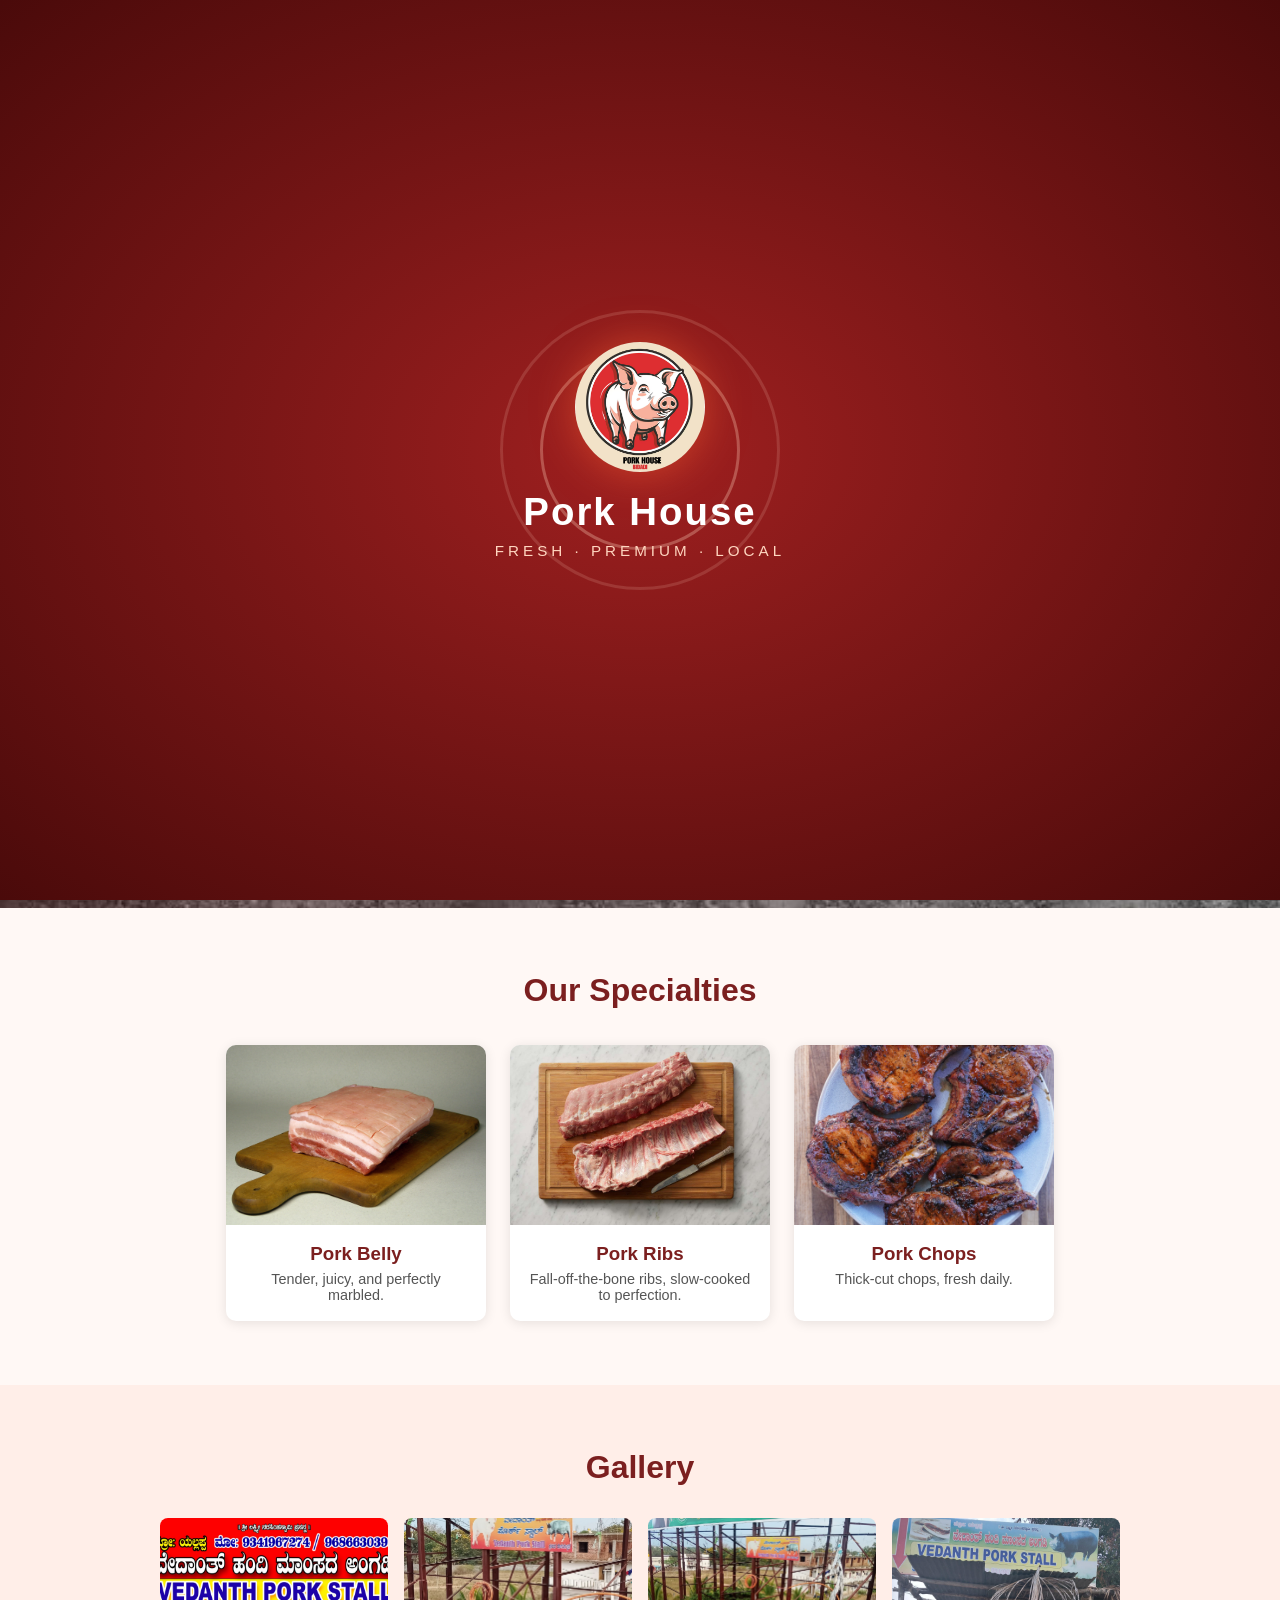
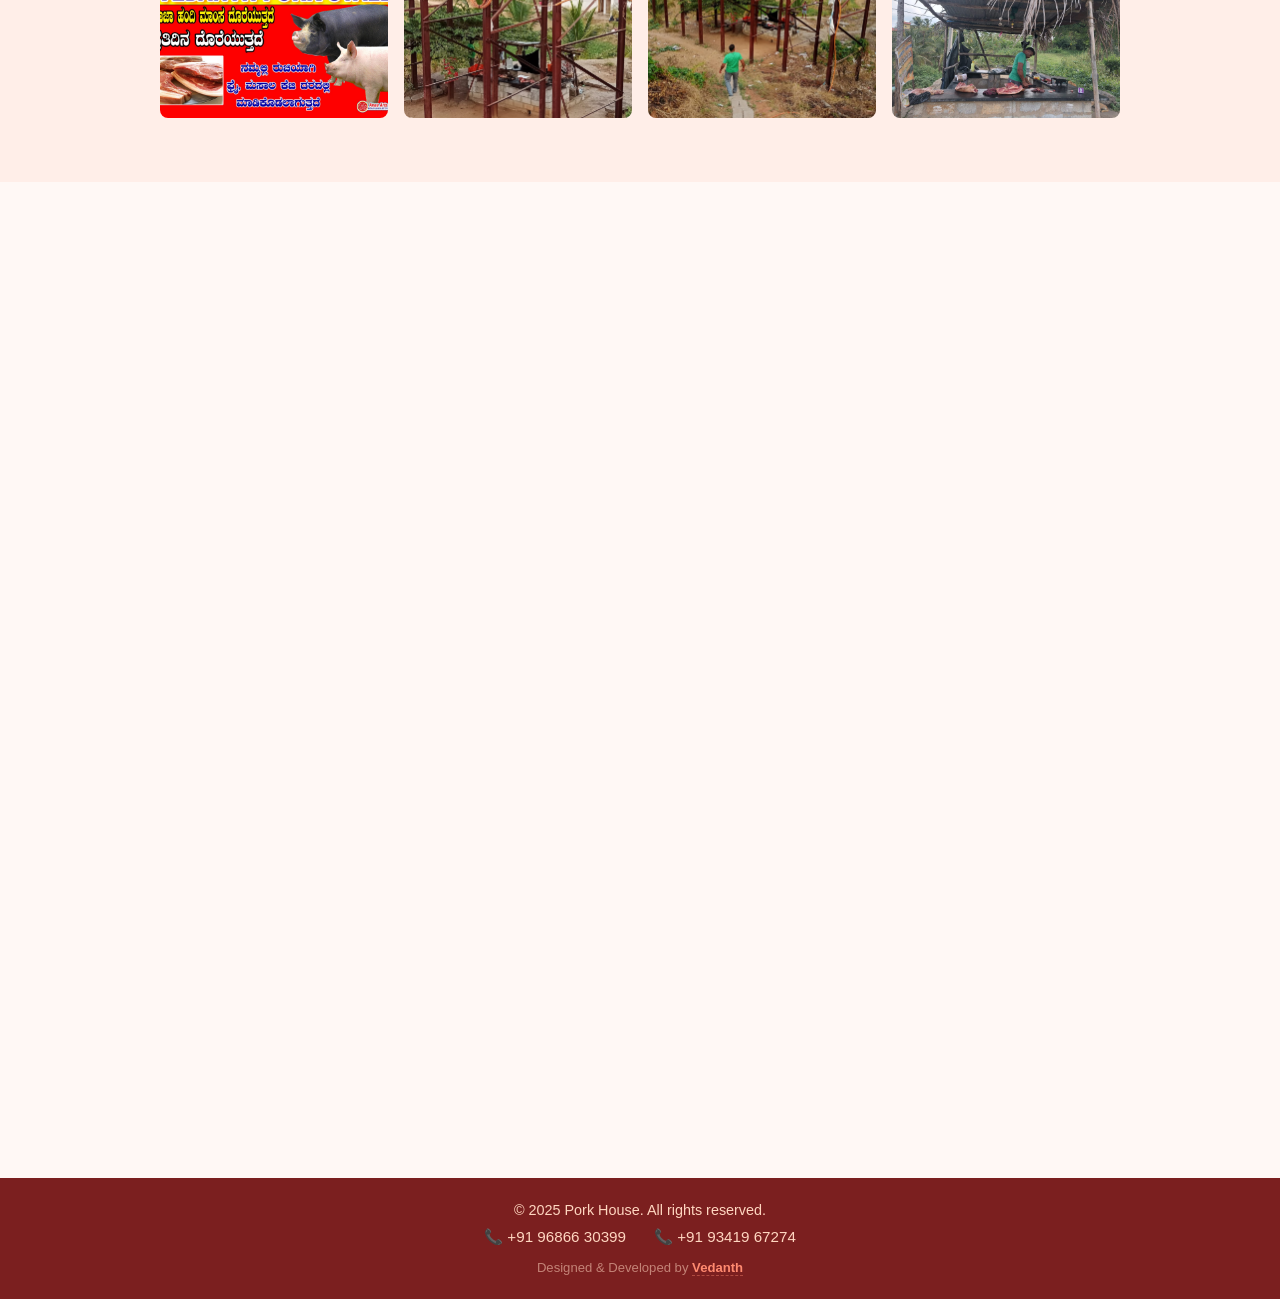
<file: index.html>
<!DOCTYPE html>
<html lang="en">

<head>
  <meta charset="UTF-8" />
  <meta name="viewport" content="width=device-width, initial-scale=1.0" />
  <title>Pork House</title>
  <link rel="stylesheet" href="styles.css" />
  <link rel="icon" href="./images/pork-house-logo.png" type="image/png">

</head>

<body>

  <!-- Splash Screen -->
  <div class="splash" id="splash">
    <div class="splash-ring"></div>
    <div class="splash-ring splash-ring2"></div>
    <img src="./images/pork-house-logo.png" alt="Pork House Logo" class="splash-logo" />
    <p class="splash-text">Pork House</p>
    <p class="splash-tagline">Fresh · Premium · Local</p>
  </div>

  <!-- Navbar -->
  <nav class="navbar">
    <div class="logo">
      <a href="#"><img src="./images/pork-house-logo.png" alt="appLogo" class="app-logo" /></a>
      <p class="text">Pork House</p>
    </div>
    <ul>
      <li><a href="#home">Home</a></li>
      <li><a href="#menu">Menu</a></li>
      <li><a href="#gallery">Gallery</a></li>
      <li><a href="#contact">Contact</a></li>
      <li><a href="#location">Location</a></li>
    </ul>
  </nav>

  <!-- Hero Section -->
  <section class="hero" id="home">
    <div class="hero-particles">
      <span></span><span></span><span></span><span></span><span></span>
      <span></span><span></span><span></span>
    </div>
    <canvas id="pigCanvas"></canvas>
    <div class="hero-overlay animate-hero">
      <h1>Fresh &amp; Delicious Pork</h1>
      <p>Premium cuts, straight from the stall to your table.</p>
      <a href="#location" class="btn btn-pulse">Find Us</a>
    </div>
  </section>

  <!-- Menu Highlights -->
  <section class="menu reveal" id="menu">
    <h2>Our Specialties</h2>
    <div class="cards">
      <div class="card reveal">
        <img src="images/pork-belly.jpg" alt="Pork Belly" />
        <h3>Pork Belly</h3>
        <p>Tender, juicy, and perfectly marbled.</p>
      </div>
      <div class="card reveal">
        <img src="images/pork-ribs.jpg" alt="Pork Ribs" />
        <h3>Pork Ribs</h3>
        <p>Fall-off-the-bone ribs, slow-cooked to perfection.</p>
      </div>
      <div class="card reveal">
        <img src="images/pork-chops.webp" alt="Pork Chops" />
        <h3>Pork Chops</h3>
        <p>Thick-cut chops, fresh daily.</p>
      </div>
    </div>
  </section>

  <!-- Gallery -->
  <section class="gallery reveal" id="gallery">
    <h2>Gallery</h2>
    <div class="gallery-grid">
      <img src="images/stall-image5.jpeg" alt="Stall photo 1" class="reveal" />
      <img src="images/stall-image2.jpg" alt="Stall photo 2" class="reveal" />
      <img src="images/stall-image3.jpg" alt="Stall photo 3" class="reveal" />
      <img src="images/stall-image4.jpeg" alt="Stall photo 4" class="reveal" />
    </div>
  </section>

  <!-- Contact - Above Location -->
  <section class="contact reveal" id="contact">
    <h2>Contact Us</h2>
    <div class="contact-numbers">
      <a href="tel:+919686630399" class="contact-card">
        <span class="contact-icon">📞</span>
        <div>
          <p class="contact-label">Primary</p>
          <p class="contact-num">+91 96866 30399</p>
        </div>
      </a>
      <a href="tel:+919341967274" class="contact-card">
        <span class="contact-icon">📞</span>
        <div>
          <p class="contact-label">Secondary</p>
          <p class="contact-num">+91 93419 67274</p>
        </div>
      </a>
    </div>
  </section>

  <!-- Location -->
  <section class="location reveal" id="location">
    <h2>Find Us</h2>
    <p>Come visit our meat stall for the freshest pork cuts in town!</p>

    <div class="location-grid">

      <!-- Meat Shop - Primary -->
      <div class="location-card primary-card">
        <div class="primary-badge">⭐ Main Stall</div>
        <div class="location-label">🥩 Pork Meat Stall</div>
        <p class="primary-desc">This is where we sell fresh pork every day — come here first for the best cuts!</p>
        <a href="https://maps.app.goo.gl/c21QPs1DoTuWSvYH7" target="_blank" rel="noopener noreferrer"
          class="btn map-btn">
          📍 Open in Google Maps
        </a>
        <div class="map-embed">
          <iframe src="https://www.google.com/maps/embed?pb=!1m18!1m12!1m3!1d3890.7198566037187!2d77.38511257483822!3d12.796687487502913!2m3!1f0!2f0!3f0!3m2!1i1024!2i768!4f13.1!3m3!1m2!1s0x3bae47969651ea65%3A0xe410004b6f6bad5d!2sVedanth%20Pork%20Stall!5e0!3m2!1sen!2sin!4v1774704744958!5m2!1sen!2sin" width="100%" height="300"
            style="border:0;" allowfullscreen="" loading="lazy" referrerpolicy="no-referrer-when-downgrade"
            title="Vedanth Pork Stall"></iframe>
        </div>
      </div>

      <!-- Pork House - Fallback -->
      <div class="location-card secondary-card">
        <div class="location-label">🏠 Pork House</div>
        <p>If the meat stall is closed, don't worry — <strong>come directly to our house and we'll sort you out with
            fresh pork!</strong></p>
        <a href="https://maps.app.goo.gl/XZKq4kPBNKvLTe75A" target="_blank" rel="noopener noreferrer"
          class="btn map-btn">
          📍 Open in Google Maps
        </a>
        <div class="map-embed">
          <iframe src="https://www.google.com/maps/embed?pb=!1m18!1m12!1m3!1d972.6920124301181!2d77.3861687695358!3d12.793562499219107!2m3!1f0!2f0!3f0!3m2!1i1024!2i768!4f13.1!3m3!1m2!1s0x3bae476a164b6f61%3A0x58d364a64535a1d9!2sPork%20house%20chathra-%20Yallappa!5e0!3m2!1sen!2sin!4v1774704671130!5m2!1sen!2sin" width="100%" height="300"
            style="border:0;" allowfullscreen="" loading="lazy" referrerpolicy="no-referrer-when-downgrade"
            title="Pork House Chathra"></iframe>
        </div>
      </div>

    </div>
  </section>

  <!-- Footer -->
  <footer>
    <p>© 2025 Pork House. All rights reserved.</p>
    <div class="footer-contact">
      <a href="tel:+919686630399">📞 +91 96866 30399</a>
      <a href="tel:+919341967274">📞 +91 93419 67274</a>
    </div>
    <p class="footer-credit">Designed &amp; Developed by <a href="vedanth.html" class="credit-link">Vedanth</a></p>
  </footer>

  <script>
    // Splash
    window.addEventListener('load', () => {
      setTimeout(() => {
        const splash = document.getElementById('splash');
        splash.classList.add('splash-hide');
        setTimeout(() => splash.remove(), 800);
      }, 1800);
    });

    // Scroll reveal
    const observer = new IntersectionObserver((entries) => {
      entries.forEach(e => {
        if (e.isIntersecting) {
          e.target.classList.add('revealed');
          observer.unobserve(e.target);
        }
      });
    }, { threshold: 0.12 });
    document.querySelectorAll('.reveal').forEach(el => observer.observe(el));

    // ── Pig Canvas Animation ──────────────────────────────────────────
    const canvas = document.getElementById('pigCanvas');
    const ctx    = canvas.getContext('2d');

    function resize() {
      canvas.width  = canvas.parentElement.offsetWidth;
      canvas.height = canvas.parentElement.offsetHeight;
    }
    resize();
    window.addEventListener('resize', resize);

    const pig = { x: -160, dir: 1, speed: 2.8, t: 0 };

    function drawPig(cx, groundY, dir, t) {
      ctx.save();
      ctx.translate(cx, groundY);
      if (dir === -1) ctx.scale(-1, 1);

      // gallop: body bobs and pitches
      const bob   = Math.abs(Math.sin(t * 0.22)) * -10;  // lifts up at mid-stride
      const pitch = Math.sin(t * 0.22) * 4;               // slight nose-dip

      // leg angles — gallop gait (4 phases)
      const phase = (t * 0.22) % (Math.PI * 2);
      const fl = Math.sin(phase) * 38;           // front-left
      const fr = Math.sin(phase + Math.PI) * 38; // front-right
      const bl = Math.sin(phase + Math.PI * 0.5) * 32;  // back-left
      const br = Math.sin(phase + Math.PI * 1.5) * 32;  // back-right

      const S = 1.5; // overall scale
      ctx.scale(S, S);

      // ── shadow ──
      ctx.save();
      ctx.translate(0, 2);
      ctx.scale(1, 0.18);
      ctx.beginPath();
      ctx.ellipse(0, 0, 55, 55, 0, 0, Math.PI * 2);
      ctx.fillStyle = 'rgba(0,0,0,0.22)';
      ctx.fill();
      ctx.restore();

      ctx.save();
      ctx.translate(0, bob);
      ctx.rotate(pitch * Math.PI / 180);

      // ── BACK LEGS (behind body) ──
      function leg(ox, oy, angle, isBack) {
        ctx.save();
        ctx.translate(ox, oy);
        ctx.rotate(angle * Math.PI / 180);
        // upper leg
        ctx.beginPath();
        ctx.roundRect(-5, 0, 10, 20, 5);
        ctx.fillStyle = isBack ? '#c9604a' : '#d4705a';
        ctx.fill();
        // lower leg (knee bend)
        ctx.save();
        ctx.translate(0, 18);
        ctx.rotate(-angle * 0.5 * Math.PI / 180);
        ctx.beginPath();
        ctx.roundRect(-4, 0, 8, 16, 4);
        ctx.fillStyle = '#b85040';
        ctx.fill();
        // hoof
        ctx.beginPath();
        ctx.ellipse(0, 17, 6, 4, 0, 0, Math.PI * 2);
        ctx.fillStyle = '#3a1a10';
        ctx.fill();
        ctx.restore();
        ctx.restore();
      }

      leg(-28, -18, bl, true);
      leg(-18, -18, br, true);

      // ── BODY — wide barrel pig ──
      // main torso
      ctx.beginPath();
      ctx.ellipse(0, -28, 52, 30, 0, 0, Math.PI * 2);
      ctx.fillStyle = '#f0a090';
      ctx.fill();
      ctx.strokeStyle = '#c96050';
      ctx.lineWidth = 1.2;
      ctx.stroke();

      // belly (lighter underside)
      ctx.beginPath();
      ctx.ellipse(4, -18, 34, 16, 0, 0, Math.PI * 2);
      ctx.fillStyle = '#f9cfc4';
      ctx.fill();

      // ── FRONT LEGS (in front of body) ──
      leg(22, -18, fl, false);
      leg(32, -18, fr, false);

      // ── NECK ──
      ctx.beginPath();
      ctx.moveTo(36, -50);
      ctx.bezierCurveTo(58, -52, 62, -42, 58, -30);
      ctx.bezierCurveTo(52, -20, 38, -22, 36, -30);
      ctx.closePath();
      ctx.fillStyle = '#f0a090';
      ctx.fill();

      // ── HEAD — big round pig head ──
      ctx.beginPath();
      ctx.ellipse(62, -50, 26, 24, 0.15, 0, Math.PI * 2);
      ctx.fillStyle = '#f0a090';
      ctx.fill();
      ctx.strokeStyle = '#c96050';
      ctx.lineWidth = 1.2;
      ctx.stroke();

      // ── EARS — triangle/rounded on top ──
      // left ear
      ctx.save();
      ctx.translate(50, -70);
      ctx.rotate(-0.3 + Math.sin(t * 0.15) * 0.12);
      ctx.beginPath();
      ctx.moveTo(0, 0);
      ctx.lineTo(-10, -20);
      ctx.lineTo(8, -18);
      ctx.closePath();
      ctx.fillStyle = '#e07060';
      ctx.fill();
      ctx.strokeStyle = '#c05040';
      ctx.lineWidth = 1;
      ctx.stroke();
      // inner ear
      ctx.beginPath();
      ctx.moveTo(0, -2);
      ctx.lineTo(-6, -16);
      ctx.lineTo(4, -14);
      ctx.closePath();
      ctx.fillStyle = '#f0a0a0';
      ctx.fill();
      ctx.restore();

      // right ear
      ctx.save();
      ctx.translate(68, -72);
      ctx.rotate(0.2 + Math.sin(t * 0.15 + 0.5) * 0.1);
      ctx.beginPath();
      ctx.moveTo(0, 0);
      ctx.lineTo(8, -20);
      ctx.lineTo(-6, -17);
      ctx.closePath();
      ctx.fillStyle = '#e07060';
      ctx.fill();
      ctx.strokeStyle = '#c05040';
      ctx.lineWidth = 1;
      ctx.stroke();
      ctx.beginPath();
      ctx.moveTo(0, -2);
      ctx.lineTo(4, -15);
      ctx.lineTo(-3, -13);
      ctx.closePath();
      ctx.fillStyle = '#f0a0a0';
      ctx.fill();
      ctx.restore();

      // ── SNOUT — wide flat disc ──
      ctx.beginPath();
      ctx.ellipse(84, -46, 14, 11, 0.1, 0, Math.PI * 2);
      ctx.fillStyle = '#e07868';
      ctx.fill();
      ctx.strokeStyle = '#c05040';
      ctx.lineWidth = 1;
      ctx.stroke();
      // nostrils
      ctx.beginPath();
      ctx.ellipse(80, -45, 3.5, 2.5, -0.3, 0, Math.PI * 2);
      ctx.fillStyle = '#7a2a1a';
      ctx.fill();
      ctx.beginPath();
      ctx.ellipse(88, -45, 3.5, 2.5, 0.3, 0, Math.PI * 2);
      ctx.fillStyle = '#7a2a1a';
      ctx.fill();

      // ── EYE ──
      ctx.beginPath();
      ctx.ellipse(72, -58, 5, 5, 0, 0, Math.PI * 2);
      ctx.fillStyle = '#fff';
      ctx.fill();
      ctx.beginPath();
      ctx.ellipse(73, -58, 3, 3, 0, 0, Math.PI * 2);
      ctx.fillStyle = '#1a0a00';
      ctx.fill();
      ctx.beginPath();
      ctx.ellipse(74.5, -59.5, 1.2, 1.2, 0, 0, Math.PI * 2);
      ctx.fillStyle = '#fff';
      ctx.fill();

      // ── TAIL — curly corkscrew ──
      const waggle = Math.sin(t * 0.3) * 12;
      ctx.save();
      ctx.translate(-50, -38);
      ctx.rotate(waggle * Math.PI / 180);
      ctx.beginPath();
      ctx.arc(0, 0, 10, 0.3, Math.PI * 1.6);
      ctx.strokeStyle = '#d4705a';
      ctx.lineWidth = 4;
      ctx.lineCap = 'round';
      ctx.stroke();
      ctx.beginPath();
      ctx.arc(8, -8, 5, 0.8, Math.PI * 1.9);
      ctx.lineWidth = 3;
      ctx.stroke();
      ctx.restore();

      ctx.restore(); // bob/pitch
      ctx.restore(); // main
    }

    function loop() {
      ctx.clearRect(0, 0, canvas.width, canvas.height);
      pig.t++;
      pig.x += pig.speed * pig.dir;
      const groundY = canvas.height * 0.88;

      if (pig.dir === 1 && pig.x > canvas.width + 160) { pig.dir = -1; pig.x = canvas.width + 160; }
      else if (pig.dir === -1 && pig.x < -160)          { pig.dir =  1; pig.x = -160; }

      drawPig(pig.x, groundY, pig.dir, pig.t);
      requestAnimationFrame(loop);
    }
    loop();
  </script>

</body>

</html>
</file>
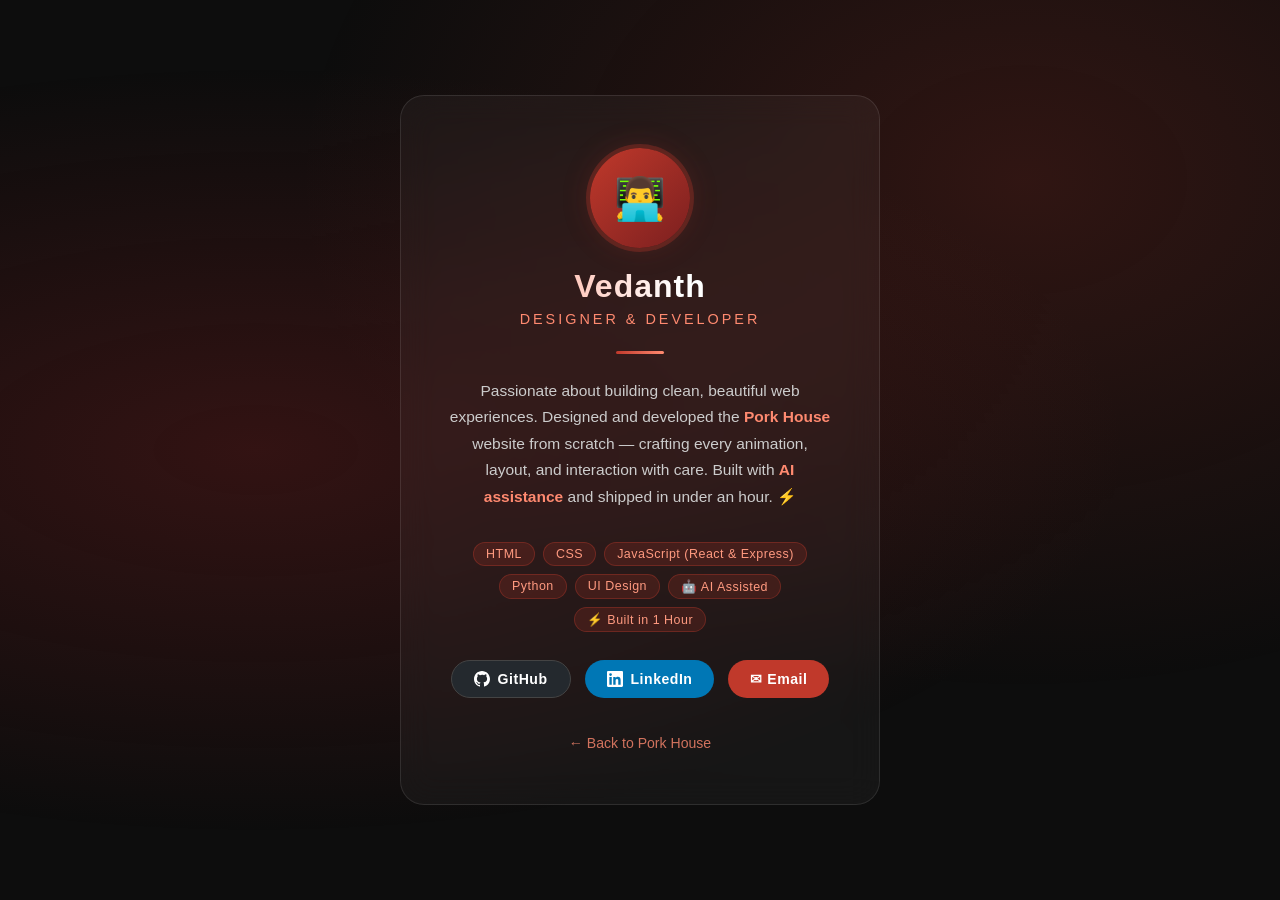
<file: vedanth.html>
<!DOCTYPE html>
<html lang="en">
<head>
  <meta charset="UTF-8" />
  <meta name="viewport" content="width=device-width, initial-scale=1.0" />
  <title>Vedanth — Developer</title>
  <style>
    *, *::before, *::after { margin: 0; padding: 0; box-sizing: border-box; }

    body {
      font-family: 'Segoe UI', sans-serif;
      background: #0d0d0d;
      color: #f0f0f0;
      min-height: 100vh;
      display: flex;
      flex-direction: column;
      align-items: center;
      justify-content: center;
      overflow-x: hidden;
    }

    /* animated gradient bg */
    body::before {
      content: '';
      position: fixed;
      inset: 0;
      background: radial-gradient(ellipse at 20% 50%, rgba(123,31,31,0.35) 0%, transparent 60%),
                  radial-gradient(ellipse at 80% 20%, rgba(192,57,43,0.2) 0%, transparent 50%);
      z-index: 0;
      animation: bgShift 8s ease-in-out infinite alternate;
    }

    @keyframes bgShift {
      from { opacity: 0.7; }
      to   { opacity: 1; }
    }

    .card {
      position: relative;
      z-index: 1;
      background: rgba(255,255,255,0.04);
      border: 1px solid rgba(255,255,255,0.1);
      backdrop-filter: blur(16px);
      border-radius: 24px;
      padding: 52px 48px;
      max-width: 480px;
      width: 90%;
      text-align: center;
      animation: cardIn 0.7s cubic-bezier(0.22,1,0.36,1) both;
    }

    @keyframes cardIn {
      from { opacity: 0; transform: translateY(40px) scale(0.96); }
      to   { opacity: 1; transform: translateY(0) scale(1); }
    }

    .avatar {
      width: 100px;
      height: 100px;
      border-radius: 50%;
      background: linear-gradient(135deg, #c0392b, #7b1f1f);
      display: flex;
      align-items: center;
      justify-content: center;
      font-size: 2.6rem;
      margin: 0 auto 20px;
      box-shadow: 0 0 0 4px rgba(192,57,43,0.3), 0 0 30px rgba(192,57,43,0.2);
      animation: avatarPulse 3s ease-in-out infinite;
    }

    @keyframes avatarPulse {
      0%, 100% { box-shadow: 0 0 0 4px rgba(192,57,43,0.3), 0 0 30px rgba(192,57,43,0.2); }
      50%       { box-shadow: 0 0 0 8px rgba(192,57,43,0.15), 0 0 50px rgba(192,57,43,0.35); }
    }

    .name {
      font-size: 2rem;
      font-weight: 700;
      letter-spacing: 1px;
      background: linear-gradient(90deg, #ff8a70, #fff 60%);
      -webkit-background-clip: text;
      -webkit-text-fill-color: transparent;
      background-clip: text;
    }

    .role {
      font-size: 0.9rem;
      color: #ff8a70;
      letter-spacing: 3px;
      text-transform: uppercase;
      margin-top: 6px;
      margin-bottom: 24px;
    }

    .divider {
      width: 48px;
      height: 3px;
      background: linear-gradient(90deg, #c0392b, #ff8a70);
      border-radius: 2px;
      margin: 0 auto 24px;
    }

    .bio {
      font-size: 0.97rem;
      color: #ccc;
      line-height: 1.7;
      margin-bottom: 32px;
    }

    .links {
      display: flex;
      gap: 14px;
      justify-content: center;
      flex-wrap: wrap;
      margin-bottom: 36px;
    }

    .link-btn {
      display: flex;
      align-items: center;
      gap: 8px;
      padding: 10px 22px;
      border-radius: 50px;
      text-decoration: none;
      font-size: 0.88rem;
      font-weight: 600;
      transition: transform 0.2s, box-shadow 0.2s;
      letter-spacing: 0.5px;
    }

    .link-btn:hover { transform: translateY(-3px); box-shadow: 0 8px 24px rgba(0,0,0,0.4); }

    .link-github  { background: #24292e; color: #fff; border: 1px solid #444; }
    .link-linkedin{ background: #0077b5; color: #fff; }
    .link-email   { background: #c0392b; color: #fff; }

    .back-btn {
      display: inline-flex;
      align-items: center;
      gap: 8px;
      color: #ff8a70;
      text-decoration: none;
      font-size: 0.88rem;
      opacity: 0.8;
      transition: opacity 0.2s, gap 0.2s;
    }

    .back-btn:hover { opacity: 1; gap: 12px; }

    .tag-row {
      display: flex;
      gap: 8px;
      justify-content: center;
      flex-wrap: wrap;
      margin-bottom: 28px;
    }

    .tag {
      background: rgba(192,57,43,0.18);
      border: 1px solid rgba(192,57,43,0.35);
      color: #ff9a80;
      font-size: 0.78rem;
      padding: 4px 12px;
      border-radius: 20px;
      letter-spacing: 0.5px;
    }
  </style>
</head>
<body>

  <div class="card">
    <div class="avatar">👨‍💻</div>
    <h1 class="name">Vedanth</h1>
    <p class="role">Designer &amp; Developer</p>
    <div class="divider"></div>

    <p class="bio">
      Passionate about building clean, beautiful web experiences.
      Designed and developed the <strong style="color:#ff8a70">Pork House</strong> website
      from scratch — crafting every animation, layout, and interaction with care.
      Built with <strong style="color:#ff8a70">AI assistance</strong> and shipped in under an hour. ⚡
    </p>

    <div class="tag-row">
      <span class="tag">HTML</span>
      <span class="tag">CSS</span>
      <span class="tag">JavaScript (React & Express)</span>
      <span class="tag">Python</span>
      <span class="tag">UI Design</span>
      <span class="tag">🤖 AI Assisted</span>
      <span class="tag">⚡ Built in 1 Hour</span>
    </div>

    <div class="links">
      <a href="https://github.com/vedanthcy46" target="_blank" class="link-btn link-github">
        <svg width="16" height="16" viewBox="0 0 24 24" fill="currentColor"><path d="M12 0C5.37 0 0 5.37 0 12c0 5.3 3.44 9.8 8.2 11.38.6.1.82-.26.82-.58v-2.03c-3.34.72-4.04-1.61-4.04-1.61-.55-1.39-1.34-1.76-1.34-1.76-1.09-.75.08-.73.08-.73 1.2.08 1.84 1.24 1.84 1.24 1.07 1.83 2.8 1.3 3.49 1 .1-.78.42-1.3.76-1.6-2.67-.3-5.47-1.33-5.47-5.93 0-1.31.47-2.38 1.24-3.22-.13-.3-.54-1.52.12-3.18 0 0 1.01-.32 3.3 1.23a11.5 11.5 0 0 1 3-.4c1.02 0 2.04.13 3 .4 2.28-1.55 3.29-1.23 3.29-1.23.66 1.66.25 2.88.12 3.18.77.84 1.24 1.91 1.24 3.22 0 4.61-2.81 5.63-5.48 5.92.43.37.81 1.1.81 2.22v3.29c0 .32.22.69.83.57C20.57 21.8 24 17.3 24 12c0-6.63-5.37-12-12-12z"/></svg>
        GitHub
      </a>
      <a href="https://www.linkedin.com/in/vedanthcy/" target="_blank" class="link-btn link-linkedin">
        <svg width="16" height="16" viewBox="0 0 24 24" fill="currentColor"><path d="M20.45 20.45h-3.55v-5.57c0-1.33-.03-3.04-1.85-3.04-1.85 0-2.13 1.45-2.13 2.94v5.67H9.37V9h3.41v1.56h.05c.47-.9 1.63-1.85 3.36-1.85 3.59 0 4.26 2.37 4.26 5.45v6.29zM5.34 7.43a2.06 2.06 0 1 1 0-4.12 2.06 2.06 0 0 1 0 4.12zM7.12 20.45H3.56V9h3.56v11.45zM22.22 0H1.77C.79 0 0 .77 0 1.72v20.56C0 23.23.79 24 1.77 24h20.45c.98 0 1.78-.77 1.78-1.72V1.72C24 .77 23.2 0 22.22 0z"/></svg>
        LinkedIn
      </a>
      <a href="mailto:vedanth8319@gmail.com" class="link-btn link-email">
        ✉ Email
      </a>
    </div>

    <a href="index.html" class="back-btn">← Back to Pork House</a>
  </div>

</body>
</html>
</file>
<file: styles.css>
* {
  margin: 0;
  padding: 0;
  box-sizing: border-box;
}

body {
  font-family: 'Segoe UI', sans-serif;
  color: #222;
  background: #fff8f5;
}

.app-logo {
  width: 60px;
  border-radius: 50%;
}

.logo {
  display: flex;
  align-items: center;
  gap: 10px;
}

/* Navbar */
.navbar {
  display: flex;
  justify-content: space-between;
  align-items: center;
  padding: 16px 40px;
  background: #7b1f1f;
  position: sticky;
  top: 0;
  z-index: 100;
}

.navbar .logo {
  font-size: 1.5rem;
  font-weight: bold;
  color: #fff;
}

.navbar ul {
  list-style: none;
  justify-content: center;
  display: flex;
  flex-wrap: wrap;
  gap: 28px;
}

.navbar ul a {
  color: #ffd6c0;
  text-decoration: none;
  font-size: 1rem;
  transition: color 0.2s;
  position: relative;
  padding-bottom: 3px;
}

.navbar ul a::after {
  content: '';
  position: absolute;
  left: 0; bottom: 0;
  width: 0; height: 2px;
  background: #ffd6c0;
  transition: width 0.3s ease;
}

.navbar ul a:hover::after { width: 100%; }

/* Hero */
.hero {
  height: 90vh;
  background: url('./images/types-pork-meat.jpg') center/cover no-repeat;
  display: flex;
  align-items: center;
  justify-content: center;
  position: relative;
  overflow: hidden;
}

#pigCanvas {
  position: absolute;
  inset: 0;
  width: 100%;
  height: 100%;
  pointer-events: none;
  z-index: 1;
}

.hero::before {
  content: '';
  position: absolute;
  inset: 0;
  background: linear-gradient(135deg, rgba(80,0,0,0.45) 0%, rgba(0,0,0,0.3) 100%);
}

/* Hero text entrance */
.animate-hero {
  animation: heroEntrance 1s 2s cubic-bezier(0.22, 1, 0.36, 1) both;
}

@keyframes heroEntrance {
  from { opacity: 0; transform: translateY(40px) scale(0.97); }
  to   { opacity: 1; transform: translateY(0) scale(1); }
}

/* Floating particles */
.hero-particles {
  position: absolute;
  inset: 0;
  pointer-events: none;
}

.hero-particles span {
  position: absolute;
  display: block;
  border-radius: 50%;
  background: rgba(255, 180, 120, 0.18);
  animation: floatUp linear infinite;
}

.hero-particles span:nth-child(1) { width:12px; height:12px; left:10%;  animation-duration:7s;  animation-delay:0s;   }
.hero-particles span:nth-child(2) { width:20px; height:20px; left:25%;  animation-duration:9s;  animation-delay:1s;   }
.hero-particles span:nth-child(3) { width:8px;  height:8px;  left:40%;  animation-duration:6s;  animation-delay:2s;   }
.hero-particles span:nth-child(4) { width:16px; height:16px; left:55%;  animation-duration:11s; animation-delay:0.5s; }
.hero-particles span:nth-child(5) { width:10px; height:10px; left:70%;  animation-duration:8s;  animation-delay:1.5s; }
.hero-particles span:nth-child(6) { width:24px; height:24px; left:82%;  animation-duration:10s; animation-delay:3s;   }
.hero-particles span:nth-child(7) { width:6px;  height:6px;  left:90%;  animation-duration:7s;  animation-delay:0.8s; }
.hero-particles span:nth-child(8) { width:14px; height:14px; left:5%;   animation-duration:12s; animation-delay:2.5s; }

@keyframes floatUp {
  0%   { bottom: -20px; opacity: 0;   transform: translateX(0) scale(1); }
  10%  { opacity: 0.6; }
  90%  { opacity: 0.3; }
  100% { bottom: 110%;  opacity: 0;   transform: translateX(30px) scale(1.3); }
}

/* Pulse button */
.btn-pulse {
  animation: btnPulse 2.5s 3s ease infinite;
}

@keyframes btnPulse {
  0%, 100% { box-shadow: 0 0 0 0 rgba(192,57,43,0.5); }
  50%       { box-shadow: 0 0 0 12px rgba(192,57,43,0); }
}

/* Scroll Reveal */
.reveal {
  opacity: 0;
  transform: translateY(36px);
  transition: opacity 0.7s ease, transform 0.7s ease;
}

.reveal.revealed {
  opacity: 1;
  transform: translateY(0);
}

.card.reveal:nth-child(2) { transition-delay: 0.15s; }
.card.reveal:nth-child(3) { transition-delay: 0.3s; }

.gallery-grid .reveal:nth-child(2) { transition-delay: 0.1s; }
.gallery-grid .reveal:nth-child(3) { transition-delay: 0.2s; }
.gallery-grid .reveal:nth-child(4) { transition-delay: 0.3s; }


/* Splash Screen */
.splash {
  position: fixed;
  inset: 0;
  background: radial-gradient(ellipse at center, #a02020 0%, #4a0a0a 100%);
  display: flex;
  flex-direction: column;
  align-items: center;
  justify-content: center;
  z-index: 9999;
  transition: opacity 0.8s ease, transform 0.8s ease;
}

.splash-ring {
  position: absolute;
  width: 200px;
  height: 200px;
  border-radius: 50%;
  border: 3px solid rgba(255, 214, 192, 0.3);
  animation: ringPulse 1.8s ease-out infinite;
}

.splash-ring2 {
  width: 280px;
  height: 280px;
  animation-delay: 0.4s;
  border-color: rgba(255, 214, 192, 0.15);
}

@keyframes ringPulse {
  0%   { transform: scale(0.8); opacity: 1; }
  100% { transform: scale(1.4); opacity: 0; }
}

.splash-logo {
  width: 130px;
  border-radius: 50%;
  box-shadow: 0 0 40px rgba(255, 100, 50, 0.5);
  animation: splashPop 0.6s cubic-bezier(0.34, 1.56, 0.64, 1) forwards;
}

.splash-text {
  color: #fff;
  font-size: 2.4rem;
  font-weight: bold;
  margin-top: 18px;
  letter-spacing: 2px;
  animation: splashSlideUp 0.6s 0.2s ease both;
}

.splash-tagline {
  color: #ffd6c0;
  font-size: 0.95rem;
  letter-spacing: 4px;
  margin-top: 8px;
  text-transform: uppercase;
  animation: splashSlideUp 0.6s 0.4s ease both;
}

@keyframes splashPop {
  from { transform: scale(0.4) rotate(-10deg); opacity: 0; }
  to   { transform: scale(1) rotate(0deg);    opacity: 1; }
}

@keyframes splashSlideUp {
  from { transform: translateY(20px); opacity: 0; }
  to   { transform: translateY(0);    opacity: 1; }
}

.splash-hide {
  opacity: 0;
  transform: scale(1.05);
}

.hero-overlay {
  background: rgba(0, 0, 0, 0.52);
  padding: 48px 60px;
  border-radius: 12px;
  text-align: center;
  color: #fff;
  position: relative;
  z-index: 2;
}

.hero-overlay h1 {
  font-size: 3rem;
  margin-bottom: 12px;
}

.hero-overlay p {
  font-size: 1.2rem;
  margin-bottom: 24px;
  color: #ffd6c0;
}

/* Button */
.btn {
  display: inline-block;
  padding: 12px 32px;
  background: #c0392b;
  color: #fff;
  border-radius: 6px;
  text-decoration: none;
  font-size: 1rem;
  transition: background 0.2s;
}

.btn:hover {
  background: #96281b;
}

/* Menu */
.menu {
  padding: 64px 40px;
  text-align: center;
}

.menu h2 {
  font-size: 2rem;
  margin-bottom: 36px;
  color: #7b1f1f;
}

.cards {
  display: flex;
  gap: 24px;
  justify-content: center;
  flex-wrap: wrap;
}

.card {
  background: #fff;
  border-radius: 10px;
  box-shadow: 0 2px 12px rgba(0, 0, 0, 0.1);
  width: 260px;
  overflow: hidden;
  transition: transform 0.2s;
}

.card:hover {
  transform: translateY(-6px);
}

.card img {
  width: 100%;
  height: 180px;
  object-fit: cover;
}

.card h3 {
  padding: 14px 16px 6px;
  color: #7b1f1f;
}

.card p {
  padding: 0 16px 18px;
  font-size: 0.9rem;
  color: #555;
}

/* Gallery */
.gallery {
  padding: 64px 40px;
  background: #ffeee8;
  text-align: center;
}

.gallery h2 {
  font-size: 2rem;
  margin-bottom: 32px;
  color: #7b1f1f;
}

.gallery-grid {
  display: grid;
  grid-template-columns: repeat(auto-fit, minmax(220px, 1fr));
  gap: 16px;
  max-width: 960px;
  margin: 0 auto;
}

.gallery-grid img {
  width: 100%;
  height: 200px;
  object-fit: cover;
  border-radius: 8px;
  transition: opacity 0.2s;
}

.gallery-grid img:hover {
  opacity: 0.85;
}

/* Location */
.location {
  padding: 64px 40px;
  text-align: center;
}

.location h2 {
  font-size: 2rem;
  margin-bottom: 12px;
  color: #7b1f1f;
}

.location>p {
  margin-bottom: 32px;
  color: #555;
}

.location-grid {
  display: flex;
  gap: 28px;
  justify-content: center;
  flex-wrap: wrap;
  max-width: 1000px;
  margin: 0 auto;
}

.location-card {
  background: #fff;
  border-radius: 10px;
  box-shadow: 0 2px 14px rgba(0, 0, 0, 0.1);
  padding: 24px;
  flex: 1;
  min-width: 280px;
  max-width: 460px;
  text-align: center;
}

.primary-card {
  border: 2px solid #c0392b;
  flex: 1.3;
}

.secondary-card {
  opacity: 0.88;
}

.primary-badge {
  display: inline-block;
  background: #c0392b;
  color: #fff;
  font-size: 0.8rem;
  font-weight: bold;
  padding: 4px 12px;
  border-radius: 20px;
  margin-bottom: 10px;
  letter-spacing: 0.5px;
}

.primary-desc {
  font-weight: 600 !important;
  color: #333 !important;
}

.location-label {
  font-size: 1.2rem;
  font-weight: bold;
  color: #7b1f1f;
  margin-bottom: 8px;
}

.location-card p {
  color: #555;
  margin-bottom: 16px;
  font-size: 0.95rem;
}

.map-btn {
  margin-bottom: 16px;
  background: #2e7d32;
  display: inline-block;
}

.map-btn:hover {
  background: #1b5e20;
}

.map-embed {
  border-radius: 10px;
  overflow: hidden;
  box-shadow: 0 2px 16px rgba(0, 0, 0, 0.12);
}

/* Contact */
.contact {
  padding: 48px 40px;
  background: #ffeee8;
  text-align: center;
}

.contact h2 {
  font-size: 2rem;
  margin-bottom: 28px;
  color: #7b1f1f;
}

.contact-numbers {
  display: flex;
  gap: 24px;
  justify-content: center;
  flex-wrap: wrap;
}

.contact-card {
  display: flex;
  align-items: center;
  gap: 16px;
  background: #fff;
  border-radius: 10px;
  padding: 20px 32px;
  box-shadow: 0 2px 12px rgba(0, 0, 0, 0.1);
  text-decoration: none;
  color: #222;
  transition: transform 0.2s;
}

.contact-card:hover {
  transform: translateY(-4px);
}

.contact-icon {
  font-size: 2rem;
}

.contact-label {
  font-size: 0.8rem;
  color: #888;
  margin-bottom: 2px;
}

.contact-num {
  font-size: 1.2rem;
  font-weight: bold;
  color: #7b1f1f;
}

/* Footer */
footer {
  background: #7b1f1f;
  color: #ffd6c0;
  text-align: center;
  padding: 24px 20px;
  font-size: 0.9rem;
}

.footer-contact {
  display: flex;
  justify-content: center;
  gap: 28px;
  margin-top: 10px;
  flex-wrap: wrap;
}

.footer-contact a {
  color: #ffd6c0;
  text-decoration: none;
  font-size: 0.95rem;
}

.footer-contact a:hover {
  color: #fff;
}

.footer-credit {
  margin-top: 14px;
  font-size: 0.82rem;
  color: rgba(255,214,192,0.55);
}

.credit-link {
  color: #ff8a70;
  text-decoration: none;
  font-weight: 600;
  border-bottom: 1px dashed rgba(255,138,112,0.4);
  transition: color 0.2s, border-color 0.2s;
}

.credit-link:hover {
  color: #fff;
  border-color: #fff;
}



/* Responsive */
@media (max-width: 600px) {
  .navbar {
    flex-direction: column;
    gap: 12px;
    padding: 16px 20px;
  }


  .hero-overlay h1 {
    font-size: 2rem;
  }

  .hero-overlay {
    padding: 32px 24px;
  }

  .menu,
  .gallery,
  .location {
    padding: 40px 20px;
  }
}
</file>
